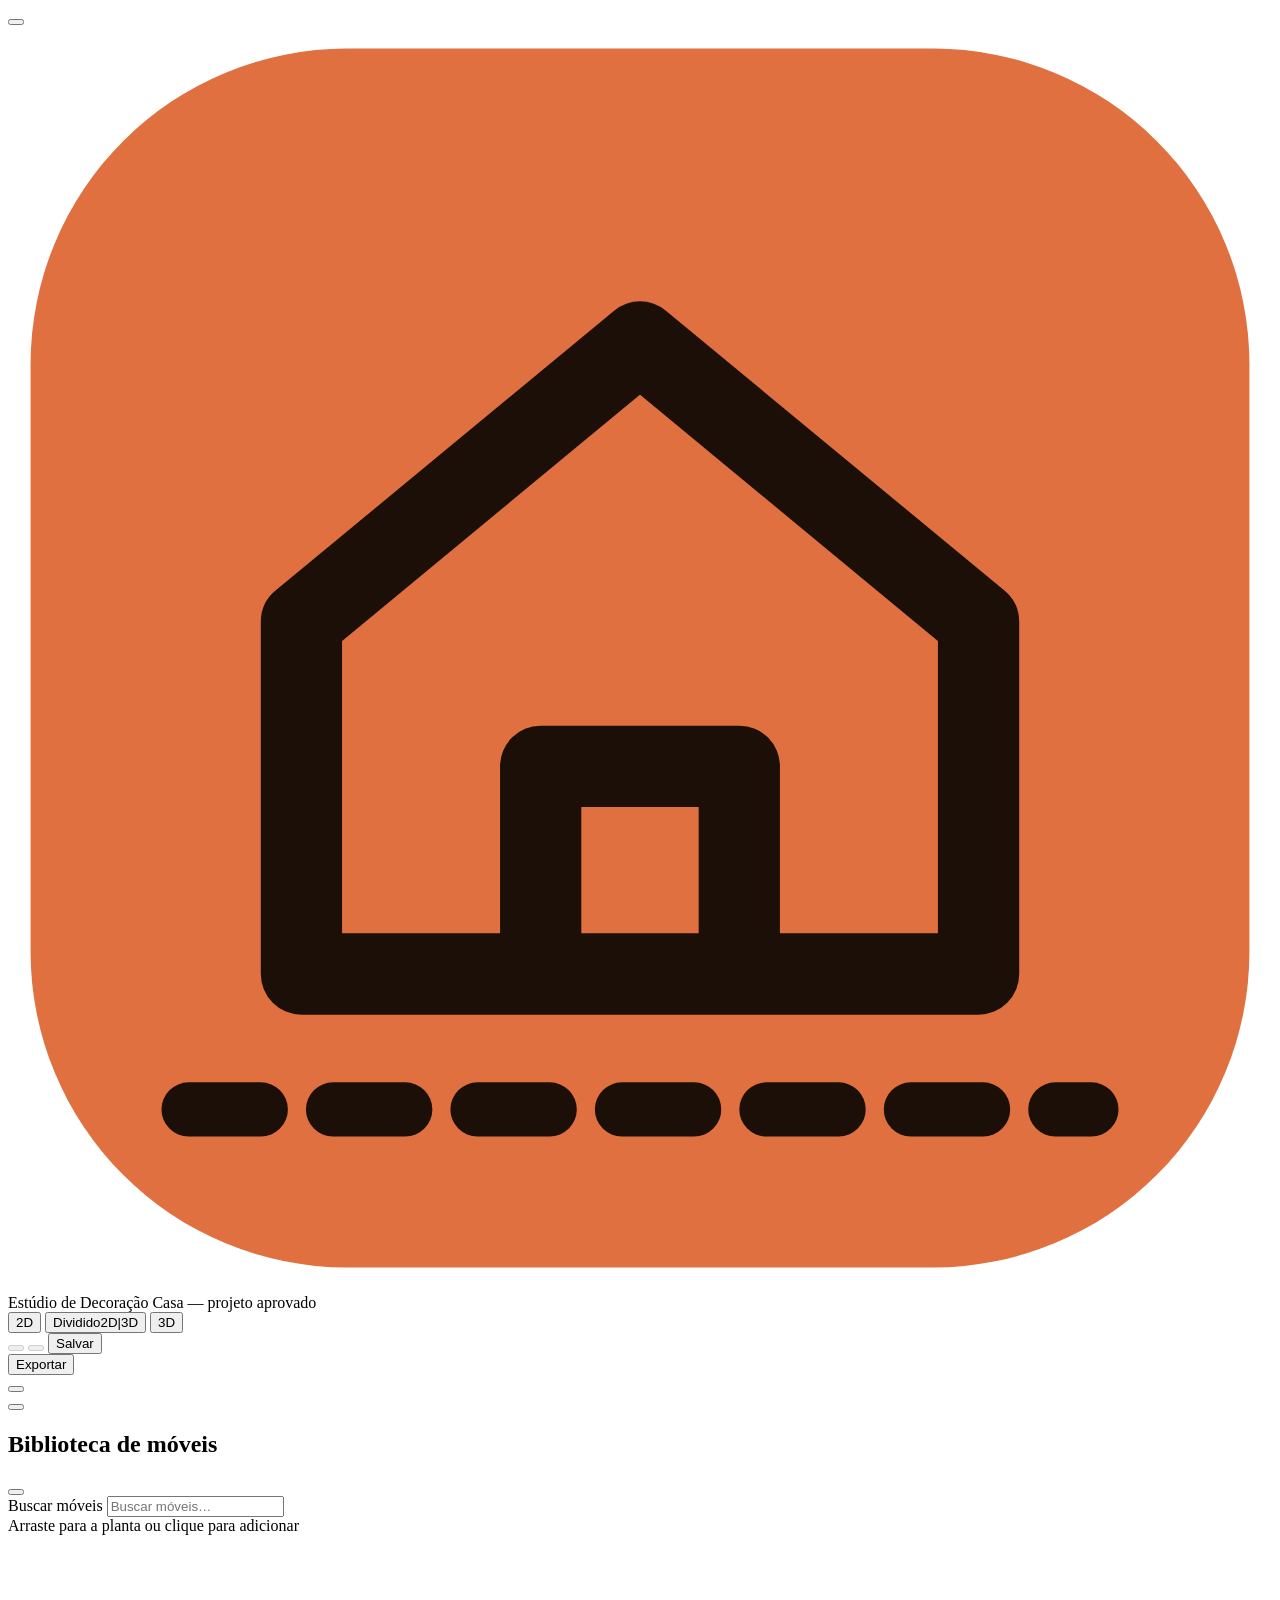
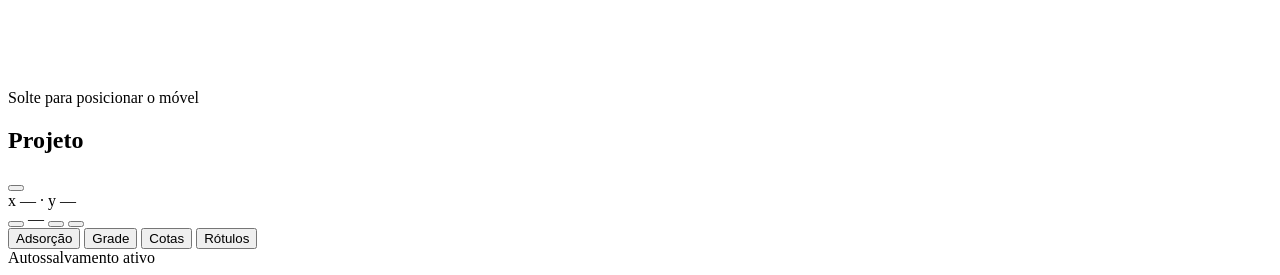
<file: src/shell.html>
<!doctype html>
<html lang="pt-BR">
<head>
<meta charset="utf-8">
<meta name="viewport" content="width=device-width, initial-scale=1, viewport-fit=cover">
<title>Estúdio de Decoração — Casa</title>
<meta name="description" content="Ferramenta de decoração em 2D e 3D sobre a planta aprovada de uma casa (3 pavimentos, lote 9 × 20 m).">
<meta name="color-scheme" content="dark light">
<link rel="icon" type="image/svg+xml" href="data:image/svg+xml,%3Csvg xmlns='http://www.w3.org/2000/svg' viewBox='0 0 28 28'%3E%3Crect x='.5' y='.5' width='27' height='27' rx='7' fill='%23E0703F'/%3E%3Cpath d='M6.5 13.2 14 7l7.5 6.2V21H6.5z' fill='none' stroke='%231C0F08' stroke-width='1.8' stroke-linejoin='round'/%3E%3Cpath d='M11.8 21v-4.6h4.4V21' fill='none' stroke='%231C0F08' stroke-width='1.8' stroke-linejoin='round'/%3E%3Cpath d='M4 24h20' stroke='%231C0F08' stroke-width='1.2' stroke-linecap='round' stroke-dasharray='1.6 1.6'/%3E%3C/svg%3E">
<script>/* theme chosen in the ⋯ menu, applied before first paint (key shared with 40-ui.js) */try{var t=localStorage.getItem('dd.decor.theme');if(t==='light'||t==='dark')document.documentElement.setAttribute('data-theme',t)}catch(e){}</script>
<link rel="preconnect" href="https://fonts.googleapis.com">
<link rel="preconnect" href="https://fonts.gstatic.com" crossorigin>
<link rel="stylesheet" href="https://fonts.googleapis.com/css2?family=JetBrains+Mono:wght@400;500;600&family=Space+Grotesk:wght@400;500;600;700&display=swap">
<script type="importmap">{"imports":{"three":"https://cdn.jsdelivr.net/npm/three@0.170.0/build/three.module.js","three/addons/":"https://cdn.jsdelivr.net/npm/three@0.170.0/examples/jsm/"}}</script>
<style>/*__CSS__*/</style>
</head>
<body>
<div id="app" class="app">

  <!-- ============================================================ top bar -->
  <header class="topbar" role="banner">
    <button type="button" class="icon-btn only-narrow hide-compact" id="btn-drawer-lib" aria-label="Biblioteca de móveis" aria-controls="library" aria-expanded="false" data-tip="Biblioteca de móveis"><span class="ic" data-icon="library"></span></button>

    <div class="brand">
      <svg class="brand-mark" viewBox="0 0 28 28" aria-hidden="true" focusable="false">
        <rect x="0.5" y="0.5" width="27" height="27" rx="7" fill="#E0703F"/>
        <path d="M6.5 13.2 14 7l7.5 6.2V21H6.5z" fill="none" stroke="#1C0F08" stroke-width="1.8" stroke-linejoin="round"/>
        <path d="M11.8 21v-4.6h4.4V21" fill="none" stroke="#1C0F08" stroke-width="1.8" stroke-linejoin="round"/>
        <path d="M4 24h20" stroke="#1C0F08" stroke-width="1.2" stroke-linecap="round" stroke-dasharray="1.6 1.6"/>
      </svg>
      <div class="brand-text">
        <span class="brand-title">Estúdio de Decoração</span>
        <span class="brand-project" id="project-name">Casa — projeto aprovado</span>
      </div>
    </div>

    <span class="topbar-sep" aria-hidden="true"></span>
    <nav class="floor-tabs" id="floor-tabs" role="tablist" aria-label="Pavimentos"></nav>

    <span class="topbar-spacer"></span>

    <div class="seg view-toggle" id="view-toggle" role="group" aria-label="Modo de visualização">
      <button type="button" data-view="2d" aria-pressed="true" data-tip="Planta 2D" data-key="Q"><span class="seg-dot" aria-hidden="true"></span><span>2D</span></button>
      <button type="button" class="seg-split" data-view="split" aria-pressed="false" data-tip="2D e 3D lado a lado" data-key="Shift+Q"><span class="seg-dot" aria-hidden="true"></span><span class="seg-long">Dividido</span><span class="seg-short" aria-hidden="true">2D|3D</span></button>
      <button type="button" data-view="3d" aria-pressed="false" data-tip="Vista 3D" data-key="Q"><span class="seg-dot" aria-hidden="true"></span><span>3D</span></button>
    </div>

    <span class="topbar-spacer"></span>

    <div class="topbar-actions">
      <button type="button" class="icon-btn" id="btn-undo" aria-label="Desfazer" data-tip="Nada para desfazer" disabled><span class="ic" data-icon="undo"></span></button>
      <button type="button" class="icon-btn hide-compact" id="btn-redo" aria-label="Refazer" data-tip="Nada para refazer" disabled><span class="ic" data-icon="redo"></span></button>
      <span class="topbar-sep" aria-hidden="true"></span>
      <button type="button" class="btn btn-primary btn-save" id="btn-save" data-tip="Salvar neste navegador" data-key="Ctrl+S" aria-label="Salvar"><span class="ic" data-icon="save"></span><span class="btn-save-label">Salvar</span></button>

      <div class="menu-wrap">
        <button type="button" class="btn btn-ghost hide-compact" id="btn-export" aria-haspopup="menu" aria-expanded="false" aria-controls="menu-export"><span class="ic" data-icon="export"></span><span>Exportar</span><span class="ic ic-sm" data-icon="chevron"></span></button>
        <div class="menu" id="menu-export" role="menu" aria-label="Exportar" hidden>
          <button type="button" class="menu-item" role="menuitem" data-action="export-plan"><span class="ic" data-icon="image"></span><span>Planta PNG</span><span class="menu-meta">pavimento atual</span></button>
          <button type="button" class="menu-item" role="menuitem" data-action="export-3d"><span class="ic" data-icon="cube"></span><span>Vista 3D PNG</span><span class="menu-meta">câmera atual</span></button>
          <div class="menu-sep" role="separator"></div>
          <button type="button" class="menu-item" role="menuitem" data-action="export-json"><span class="ic" data-icon="file"></span><span>Projeto .json</span><span class="menu-meta">backup</span></button>
        </div>
      </div>

      <div class="menu-wrap">
        <button type="button" class="icon-btn" id="btn-more" aria-label="Mais opções" aria-haspopup="menu" aria-expanded="false" aria-controls="menu-more" data-tip="Mais opções"><span class="ic" data-icon="more"></span></button>
        <div class="menu" id="menu-more" role="menu" aria-label="Mais opções" hidden>
          <button type="button" class="menu-item only-compact-item" role="menuitem" data-action="redo"><span class="ic" data-icon="redo"></span><span>Refazer</span></button>
          <div class="menu-sep only-compact-item" role="separator"></div>
          <button type="button" class="menu-item only-compact-item" role="menuitem" data-action="export-plan"><span class="ic" data-icon="image"></span><span>Exportar planta PNG</span></button>
          <button type="button" class="menu-item only-compact-item" role="menuitem" data-action="export-3d"><span class="ic" data-icon="cube"></span><span>Exportar vista 3D PNG</span></button>
          <button type="button" class="menu-item only-compact-item" role="menuitem" data-action="export-json"><span class="ic" data-icon="file"></span><span>Exportar projeto .json</span></button>
          <div class="menu-sep only-compact-item" role="separator"></div>
          <button type="button" class="menu-item" role="menuitem" data-action="import"><span class="ic" data-icon="upload"></span><span>Importar .json</span></button>
          <button type="button" class="menu-item" role="menuitem" data-action="restore-backup" hidden><span class="ic" data-icon="reset"></span><span>Recuperar projeto anterior</span><span class="menu-meta"></span></button>
          <button type="button" class="menu-item" role="menuitem" data-action="reset"><span class="ic" data-icon="reset"></span><span>Restaurar projeto original</span></button>
          <div class="menu-sep" role="separator"></div>
          <button type="button" class="menu-item" role="menuitem" data-action="theme"><span class="ic" data-icon="theme"></span><span id="theme-label">Tema claro</span></button>
          <button type="button" class="menu-item" role="menuitem" data-action="shortcuts"><span class="ic" data-icon="keyboard"></span><span>Atalhos</span><span class="menu-meta">?</span></button>
        </div>
      </div>

      <button type="button" class="icon-btn only-narrow" id="btn-drawer-insp" aria-label="Inspetor" aria-controls="inspector" aria-expanded="false" data-tip="Inspetor"><span class="ic" data-icon="inspector"></span><span class="dot" hidden></span></button>
    </div>
  </header>

  <!-- ============================================================ workspace -->
  <div class="workspace" id="workspace">
    <nav class="toolrail" id="toolrail" aria-label="Ferramentas"></nav>

    <aside class="library" id="library" aria-labelledby="library-title">
      <div class="panel-head">
        <h2 class="panel-title" id="library-title" tabindex="-1">Biblioteca de móveis</h2>
        <span class="panel-count num" id="lib-count"></span>
        <button type="button" class="icon-btn only-narrow" data-close-drawer aria-label="Fechar biblioteca"><span class="ic" data-icon="close"></span></button>
      </div>
      <div class="lib-tools">
        <label class="search">
          <span class="ic" data-icon="search"></span>
          <span class="sr-only">Buscar móveis</span>
          <input type="search" id="lib-search" placeholder="Buscar móveis…" autocomplete="off" spellcheck="false">
        </label>
        <div class="chips" id="lib-chips" role="group" aria-label="Categorias"></div>
      </div>
      <div class="lib-grid" id="lib-grid" role="list"></div>
      <div class="lib-foot">Arraste para a planta ou clique para adicionar</div>
    </aside>

    <main class="stage" id="stage" data-view="2d">
      <section class="view" id="view2d" aria-label="Planta 2D">
        <div class="paint-strip" id="paint-strip" role="toolbar" aria-label="Revestimento de piso" hidden></div>
        <div class="plan-host" id="plan-host"><canvas id="plan-canvas" aria-label="Planta do pavimento" role="img"></canvas></div>
        <div class="drop-hint" aria-hidden="true">Solte para posicionar o móvel</div>
      </section>
      <div class="split-divider" id="split-divider" role="separator" aria-orientation="vertical" aria-label="Redimensionar vistas 2D e 3D" aria-valuemin="20" aria-valuemax="80" aria-valuenow="50" tabindex="-1"></div>
      <section class="view" id="view3d" aria-label="Vista 3D">
        <div id="view3d-overlay"></div>
      </section>
    </main>

    <aside class="inspector" id="inspector" aria-labelledby="inspector-title">
      <div class="panel-head">
        <h2 class="panel-title" id="inspector-title" tabindex="-1">Projeto</h2>
        <span class="panel-count" id="inspector-kind"></span>
        <button type="button" class="btn btn-ghost btn-sm btn-clear" id="btn-clear-selection" data-tip="Limpar a seleção" data-key="Esc" hidden><span class="ic ic-sm" data-icon="close"></span><span>Limpar seleção</span></button>
        <button type="button" class="icon-btn only-narrow" data-close-drawer aria-label="Fechar inspetor"><span class="ic" data-icon="chevronRight"></span></button>
      </div>
      <div class="inspector-body" id="inspector-body" aria-live="off"></div>
    </aside>

    <div class="scrim" id="scrim" hidden></div>
  </div>

  <!-- ============================================================ status bar -->
  <footer class="statusbar" id="statusbar">
    <div class="status-group status-grow">
      <span class="status-tool" id="status-tool"></span>
      <span class="status-hint status-optional" id="status-hint"></span>
    </div>
    <div class="status-group status-2d">
      <span class="status-coords num" id="status-coords" aria-label="Posição do cursor">x —  · y —</span>
    </div>
    <div class="status-group status-optional status-2d">
      <button type="button" class="icon-btn" id="btn-zoom-out" aria-label="Diminuir zoom" data-tip="Diminuir zoom" data-key="−" data-tip-pos="top"><span class="ic" data-icon="minus"></span></button>
      <span class="status-zoom num" id="status-zoom" title="Zoom relativo à escala 1:100">—</span>
      <button type="button" class="icon-btn" id="btn-zoom-in" aria-label="Aumentar zoom" data-tip="Aumentar zoom" data-key="+" data-tip-pos="top"><span class="ic" data-icon="plus"></span></button>
      <button type="button" class="icon-btn" id="btn-fit" aria-label="Enquadrar pavimento" data-tip="Enquadrar pavimento" data-key="0" data-tip-pos="top"><span class="ic" data-icon="fit"></span></button>
    </div>
    <div class="status-group status-optional" role="group" aria-label="Exibição">
      <button type="button" class="chip" id="tg-snap" aria-label="Adsorção às paredes" aria-pressed="true" data-tip="Móveis aderem às paredes (Alt desliga durante o arraste)" data-tip-pos="top"><span class="ic" data-icon="magnet"></span><span class="chip-label">Adsorção</span></button>
      <button type="button" class="chip status-2d" id="tg-grid" aria-label="Grade" aria-pressed="true" data-tip="Grade" data-key="G" data-tip-pos="top"><span class="ic" data-icon="grid"></span><span class="chip-label">Grade</span></button>
      <button type="button" class="chip status-2d" id="tg-dims" aria-label="Cotas automáticas" aria-pressed="true" data-tip="Cotas automáticas" data-tip-pos="top"><span class="ic" data-icon="dims"></span><span class="chip-label">Cotas</span></button>
      <button type="button" class="chip status-2d" id="tg-labels" aria-label="Rótulos dos ambientes" aria-pressed="true" data-tip="Nomes e áreas dos ambientes" data-tip-pos="top"><span class="ic" data-icon="tag"></span><span class="chip-label">Rótulos</span></button>
    </div>
    <div class="status-group">
      <span class="save-state" id="save-state" data-state="idle" role="status"><span class="save-dot" aria-hidden="true"></span><span id="save-text">Autossalvamento ativo</span></span>
    </div>
  </footer>
</div>

<div id="toasts" class="toasts" aria-live="polite" aria-relevant="additions"></div>

<!-- ============================================================ dialogs -->
<dialog class="dialog" id="dlg-shortcuts" aria-labelledby="dlg-shortcuts-title">
  <div class="dialog-head">
    <span class="ic" data-icon="keyboard"></span>
    <h2 id="dlg-shortcuts-title">Atalhos de teclado</h2>
    <button type="button" class="icon-btn" data-dialog-close aria-label="Fechar"><span class="ic" data-icon="close"></span></button>
  </div>
  <div class="dialog-body"><div class="shortcut-groups" id="shortcut-groups"></div></div>
</dialog>

<dialog class="dialog dialog-sm" id="dlg-confirm" aria-labelledby="dlg-confirm-title" aria-describedby="dlg-confirm-body">
  <div class="dialog-head">
    <span class="ic" data-icon="warn"></span>
    <h2 id="dlg-confirm-title">Confirmar</h2>
  </div>
  <div class="dialog-body"><p id="dlg-confirm-body"></p></div>
  <div class="dialog-foot">
    <button type="button" class="btn btn-ghost" data-dialog-cancel>Cancelar</button>
    <button type="button" class="btn btn-danger" data-dialog-confirm>Confirmar</button>
  </div>
</dialog>

<input type="file" id="file-import" accept=".json,application/json" hidden>

<script>//__JS__</script>
</body>
</html>
</file>
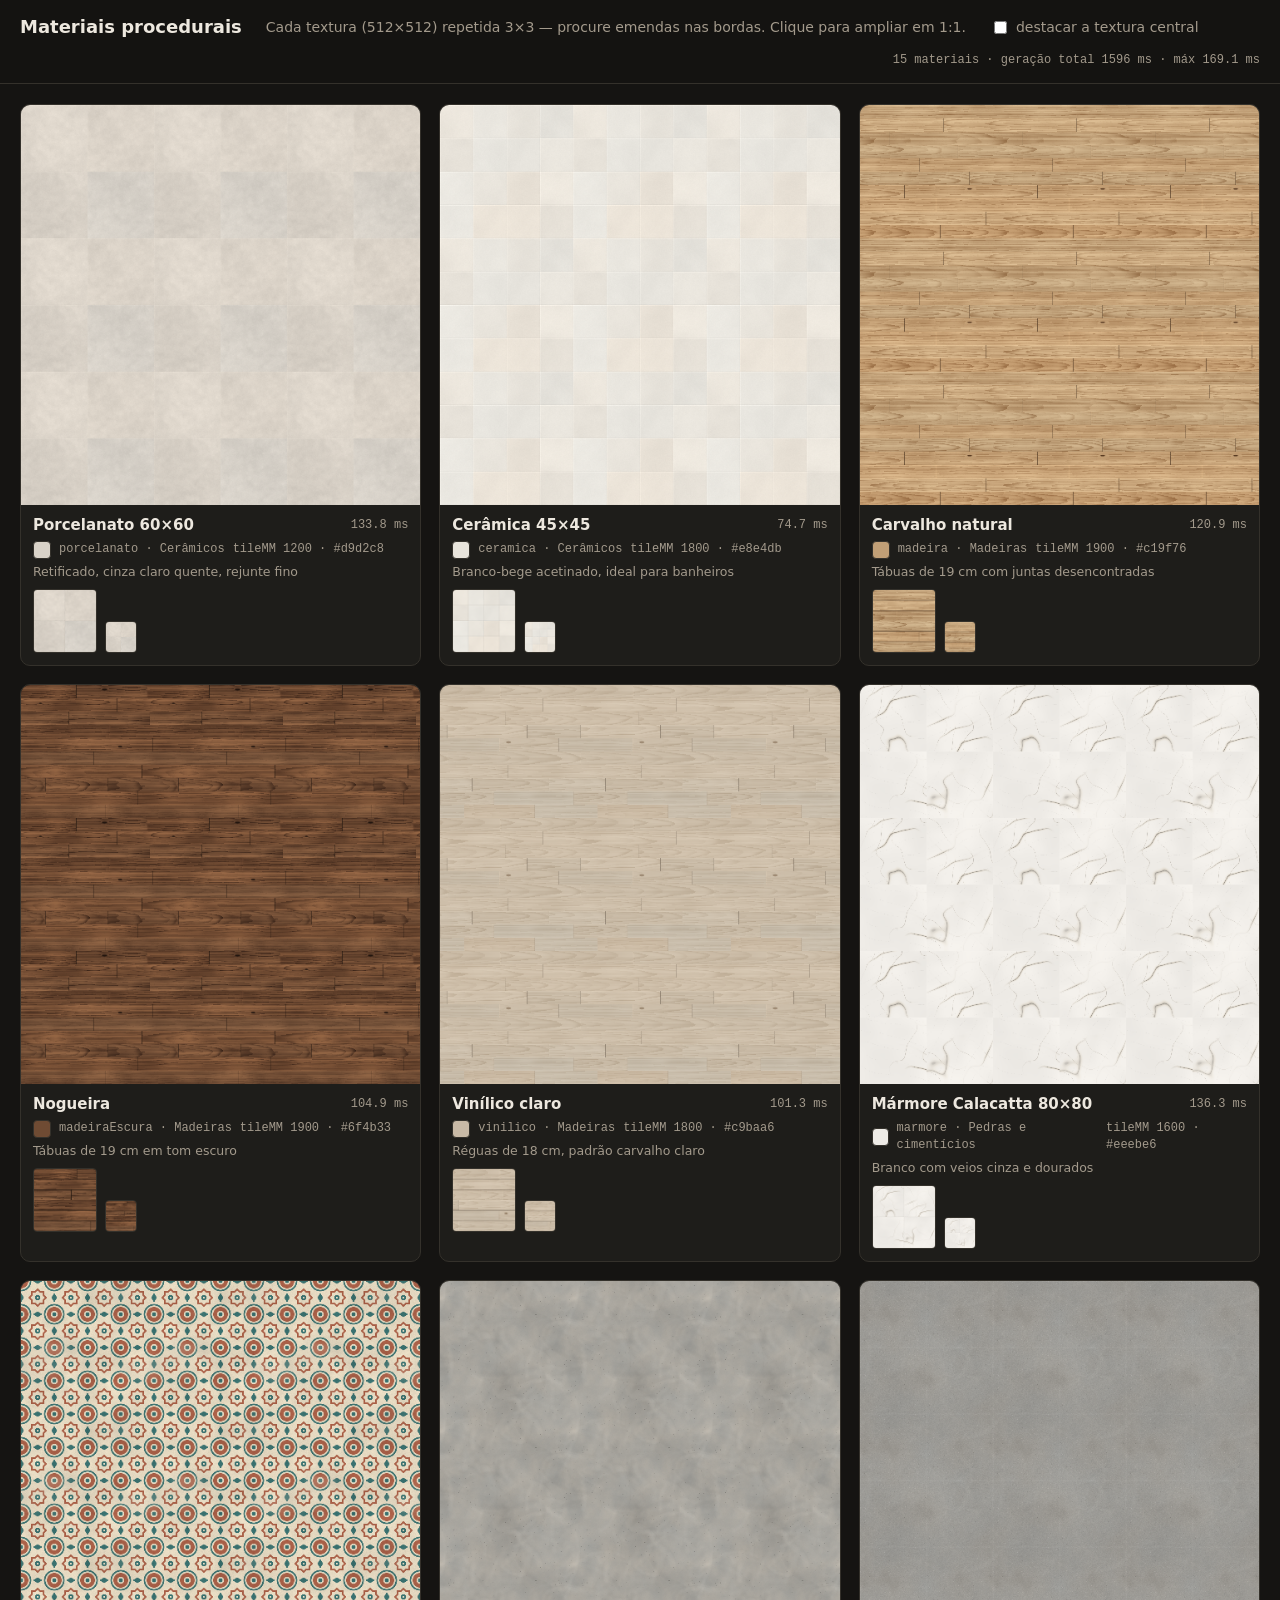
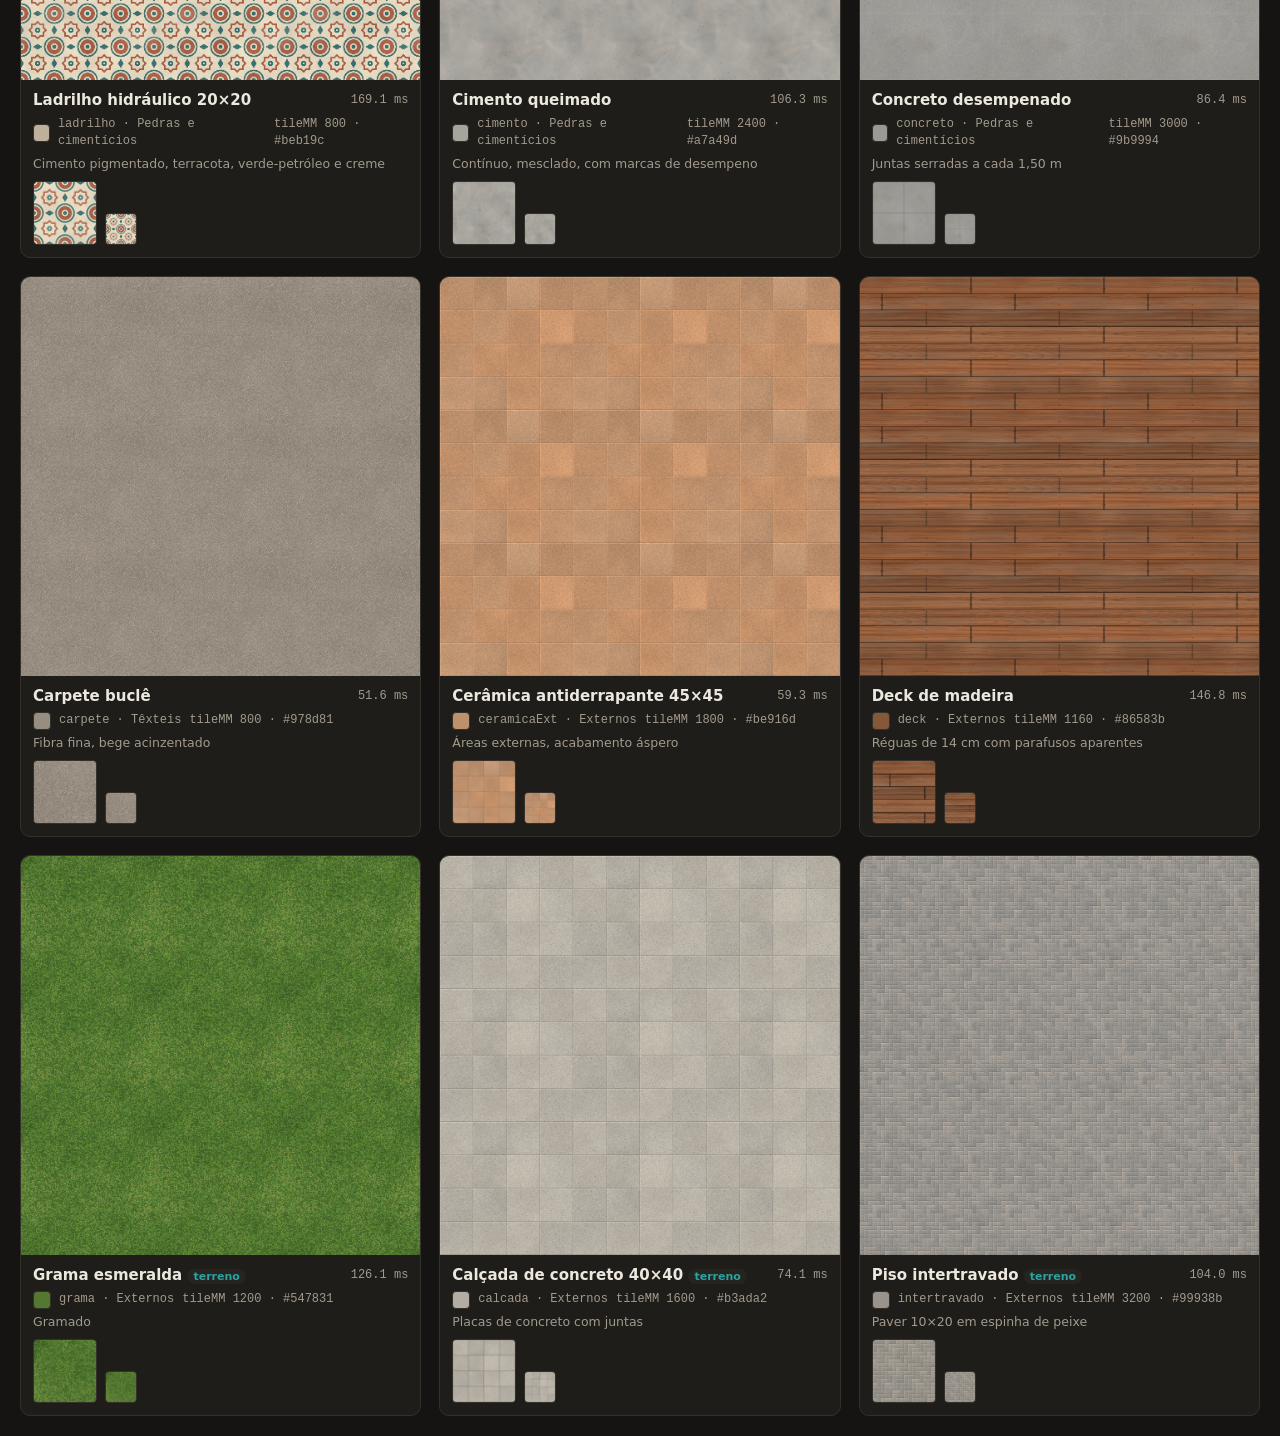
<file: tools/preview-materials.html>
<!doctype html>
<html lang="pt-BR">
<head>
<meta charset="utf-8">
<meta name="viewport" content="width=device-width, initial-scale=1">
<title>Prévia de materiais</title>
<style>
  :root {
    --bg: #151412; --panel: #1E1D1A; --panel-2: #26241F; --line: #34312B;
    --text: #EDE8DF; --muted: #A39A8C; --accent: #E0703F; --accent-2: #2BA3A3; --danger: #E5484D;
    --mono: "JetBrains Mono", ui-monospace, Consolas, monospace;
  }
  * { box-sizing: border-box; }
  body { margin: 0; background: var(--bg); color: var(--text); font: 14px/1.45 "Space Grotesk", system-ui, sans-serif; }
  header { position: sticky; top: 0; z-index: 2; display: flex; flex-wrap: wrap; gap: 12px 24px; align-items: center;
    padding: 14px 20px; background: color-mix(in srgb, var(--bg) 88%, transparent); backdrop-filter: blur(8px); border-bottom: 1px solid var(--line); }
  h1 { margin: 0; font-size: 18px; font-weight: 600; }
  header p { margin: 0; color: var(--muted); }
  label { display: inline-flex; gap: 6px; align-items: center; color: var(--muted); cursor: pointer; }
  #summary { margin-left: auto; font-family: var(--mono); font-size: 12px; color: var(--muted); }
  main { display: grid; grid-template-columns: repeat(auto-fill, minmax(300px, 1fr)); gap: 18px; padding: 20px; }
  .card { background: var(--panel); border: 1px solid var(--line); border-radius: 10px; overflow: hidden; }
  .card canvas { display: block; width: 100%; aspect-ratio: 1; cursor: zoom-in; image-rendering: auto; }
  .meta { display: grid; grid-template-columns: 1fr auto; gap: 4px 10px; align-items: center; padding: 10px 12px 12px; }
  .meta h2 { margin: 0; font-size: 15px; font-weight: 600; }
  .meta .spec { display: flex; gap: 8px; align-items: center; grid-column: 1 / 3; }
  .meta .id, .meta .num { font-family: var(--mono); font-size: 12px; color: var(--muted); }
  .meta .desc { grid-column: 1 / 3; color: var(--muted); font-size: 12.5px; }
  .chip { width: 18px; height: 18px; border-radius: 4px; border: 1px solid var(--line); }
  .swatches { display: flex; gap: 8px; align-items: end; grid-column: 1 / 3; margin-top: 4px; }
  .swatches img { border-radius: 4px; border: 1px solid var(--line); }
  .slow { color: var(--danger); }
  .tag { font-size: 11px; padding: 1px 6px; border-radius: 999px; background: var(--panel-2); color: var(--accent-2); }
  #zoom { position: fixed; inset: 0; z-index: 5; display: none; background: rgba(0, 0, 0, .82); overflow: auto; cursor: zoom-out; }
  #zoom.open { display: block; }
  #zoom canvas { display: block; margin: 24px auto; box-shadow: 0 10px 40px rgba(0, 0, 0, .6); }
  #zoom .cap { position: fixed; top: 10px; left: 50%; transform: translateX(-50%); font-family: var(--mono); font-size: 12px;
    background: var(--panel); padding: 4px 10px; border-radius: 6px; border: 1px solid var(--line); }
  .error { margin: 20px; padding: 12px; border: 1px solid var(--danger); border-radius: 8px; color: var(--danger); }
</style>
</head>
<body>
<header>
  <h1>Materiais procedurais</h1>
  <p>Cada textura (512×512) repetida 3×3 — procure emendas nas bordas. Clique para ampliar em 1:1.</p>
  <label><input type="checkbox" id="outline"> destacar a textura central</label>
  <span id="summary"></span>
</header>
<main id="grid"></main>
<div id="zoom" role="dialog" aria-label="Textura ampliada"><span class="cap" id="zoom-cap"></span><canvas id="zoom-canvas"></canvas></div>

<script>window.DD = {};</script>
<script src="../src/10-materials.js"></script>
<script>
(function () {
  'use strict';
  const M = window.DD.materials;
  const grid = document.getElementById('grid');
  if (!M) {
    grid.outerHTML = '<p class="error">Não foi possível carregar src/10-materials.js.</p>';
    return;
  }
  const SIZE = M.SIZE;
  const VIEW = 480; // backing pixels of each 3×3 card

  function drawTiled(target, src, copies, outline) {
    const ctx = target.getContext('2d');
    const cell = target.width / copies;
    ctx.imageSmoothingQuality = 'high';
    for (let j = 0; j < copies; j++)
      for (let i = 0; i < copies; i++) ctx.drawImage(src, 0, 0, SIZE, SIZE, i * cell, j * cell, cell, cell);
    if (outline) {
      ctx.strokeStyle = '#E0703F';
      ctx.lineWidth = 2;
      ctx.setLineDash([6, 4]);
      ctx.strokeRect(cell, cell, cell, cell);
    }
  }

  function card(entry) {
    const t0 = performance.now();
    const src = M.canvas(entry.id);
    const ms = performance.now() - t0;
    const el = document.createElement('article');
    el.className = 'card';
    const view = document.createElement('canvas');
    view.width = view.height = VIEW;
    view.title = 'Ampliar ' + entry.name;
    const meta = document.createElement('div');
    meta.className = 'meta';
    meta.innerHTML =
      '<h2></h2><span class="num"></span>' +
      '<div class="spec"><span class="chip"></span><span class="id"></span><span class="num tile"></span></div>' +
      '<span class="desc"></span><div class="swatches"></div>';
    meta.querySelector('h2').textContent = entry.name;
    const time = meta.querySelector('.num');
    time.textContent = ms.toFixed(1) + ' ms';
    if (ms > 40) time.classList.add('slow');
    meta.querySelector('.id').textContent = entry.id + ' · ' + entry.group;
    meta.querySelector('.tile').textContent = 'tileMM ' + entry.tileMM + ' · ' + entry.base;
    meta.querySelector('.chip').style.background = entry.base;
    meta.querySelector('.desc').textContent = entry.desc || '';
    if (entry.site) {
      const tag = document.createElement('span');
      tag.className = 'tag';
      tag.textContent = 'terreno';
      meta.querySelector('h2').append(' ', tag);
    }
    [64, 32].forEach((px) => {
      const img = new Image(px, px);
      img.alt = 'Amostra ' + px + ' px';
      img.src = M.swatch(entry.id, px);
      meta.querySelector('.swatches').append(img);
    });
    el.append(view, meta);
    view.addEventListener('click', () => openZoom(entry, src));
    return { el, view, src, ms };
  }

  function openZoom(entry, src) {
    const c = document.getElementById('zoom-canvas');
    c.width = c.height = SIZE * 3;
    c.style.width = c.style.height = SIZE * 3 / devicePixelRatio + 'px';
    drawTiled(c, src, 3, document.getElementById('outline').checked);
    document.getElementById('zoom-cap').textContent = entry.name + ' — 3×3 em 1:1 (' + (entry.tileMM * 3 / 1000).toFixed(2).replace('.', ',') + ' m)';
    document.getElementById('zoom').classList.add('open');
  }
  document.getElementById('zoom').addEventListener('click', () => document.getElementById('zoom').classList.remove('open'));
  document.addEventListener('keydown', (e) => {
    if (e.key === 'Escape') document.getElementById('zoom').classList.remove('open');
  });

  const cards = [];
  let total = 0;
  M.list.forEach((entry) => {
    try {
      const c = card(entry);
      cards.push(c);
      total += c.ms;
      grid.append(c.el);
    } catch (err) {
      const p = document.createElement('p');
      p.className = 'error';
      p.textContent = entry.id + ': ' + (err && err.message ? err.message : err);
      grid.append(p);
    }
  });
  const redraw = () => cards.forEach((c) => drawTiled(c.view, c.src, 3, document.getElementById('outline').checked));
  document.getElementById('outline').addEventListener('change', redraw);
  redraw();
  document.getElementById('summary').textContent =
    M.list.length + ' materiais · geração total ' + total.toFixed(0) + ' ms · máx ' + Math.max(...cards.map((c) => c.ms)).toFixed(1) + ' ms';
})();
</script>
</body>
</html>
</file>
